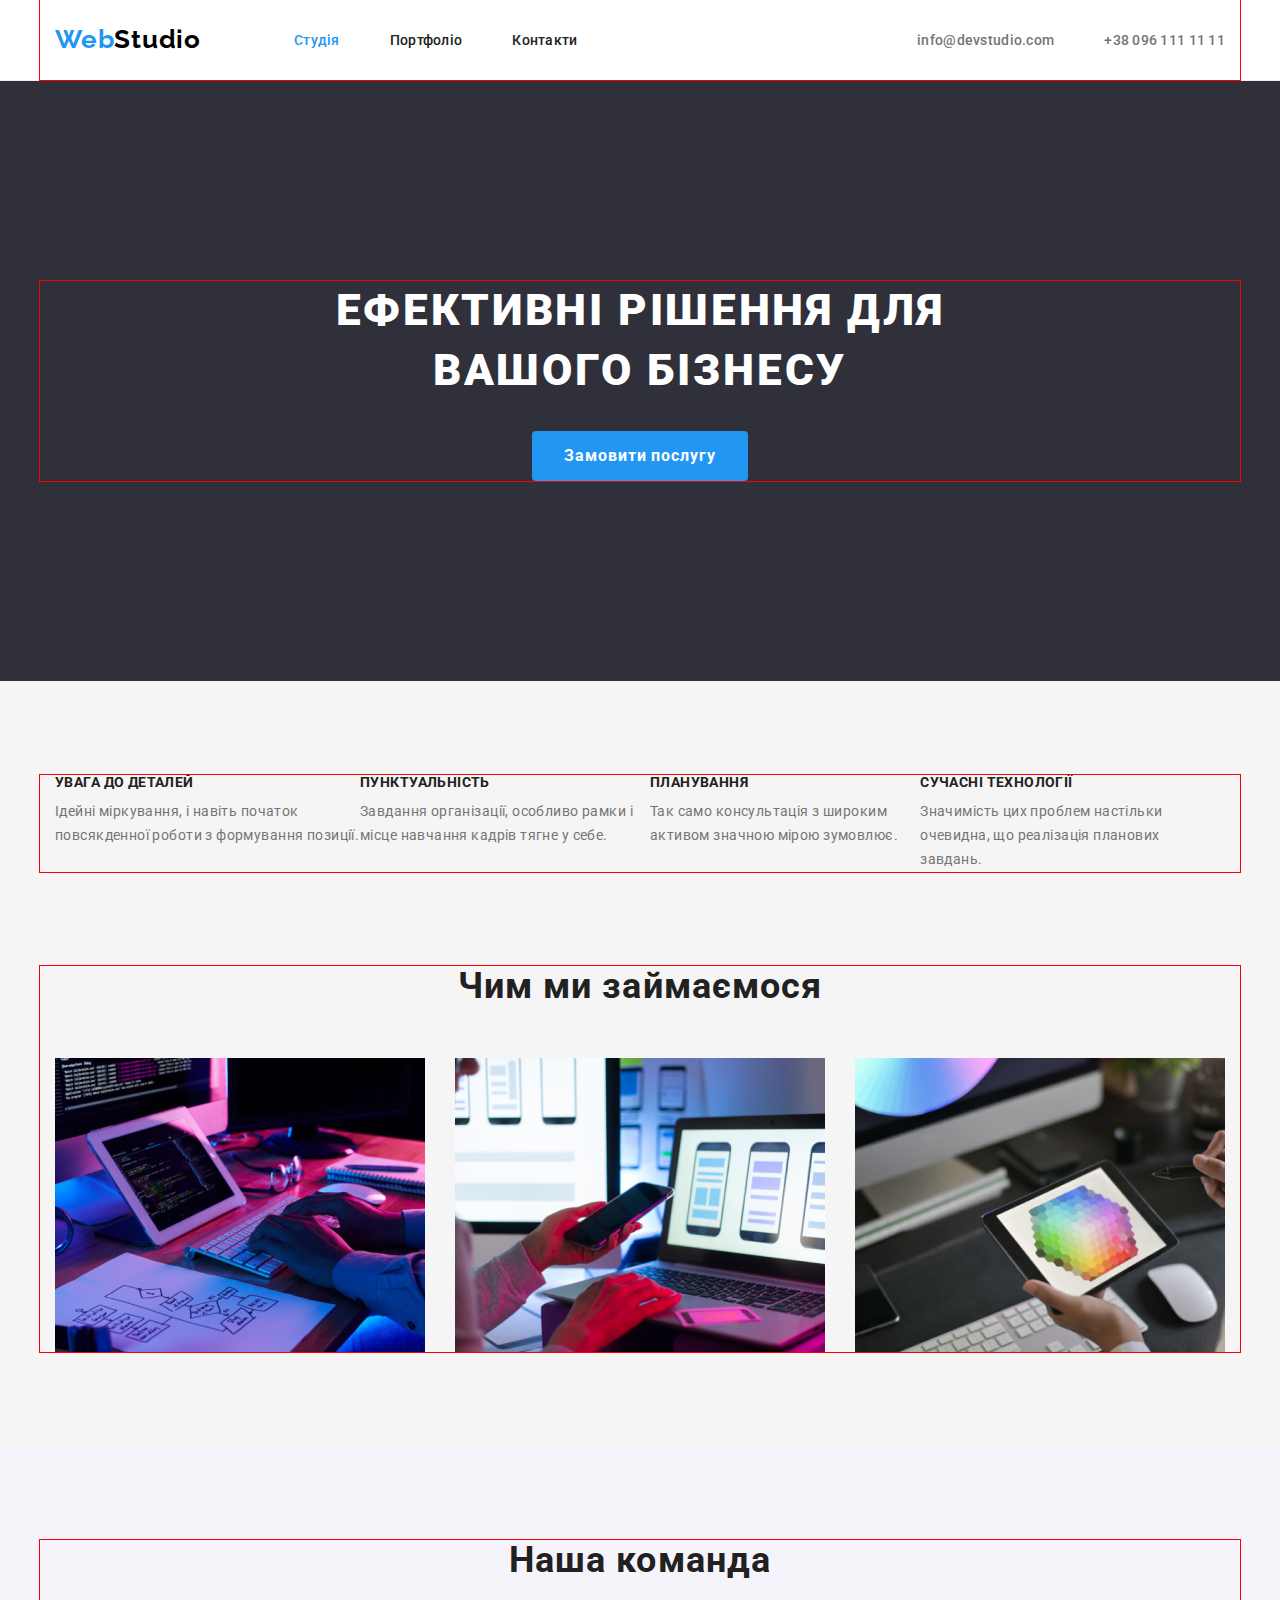
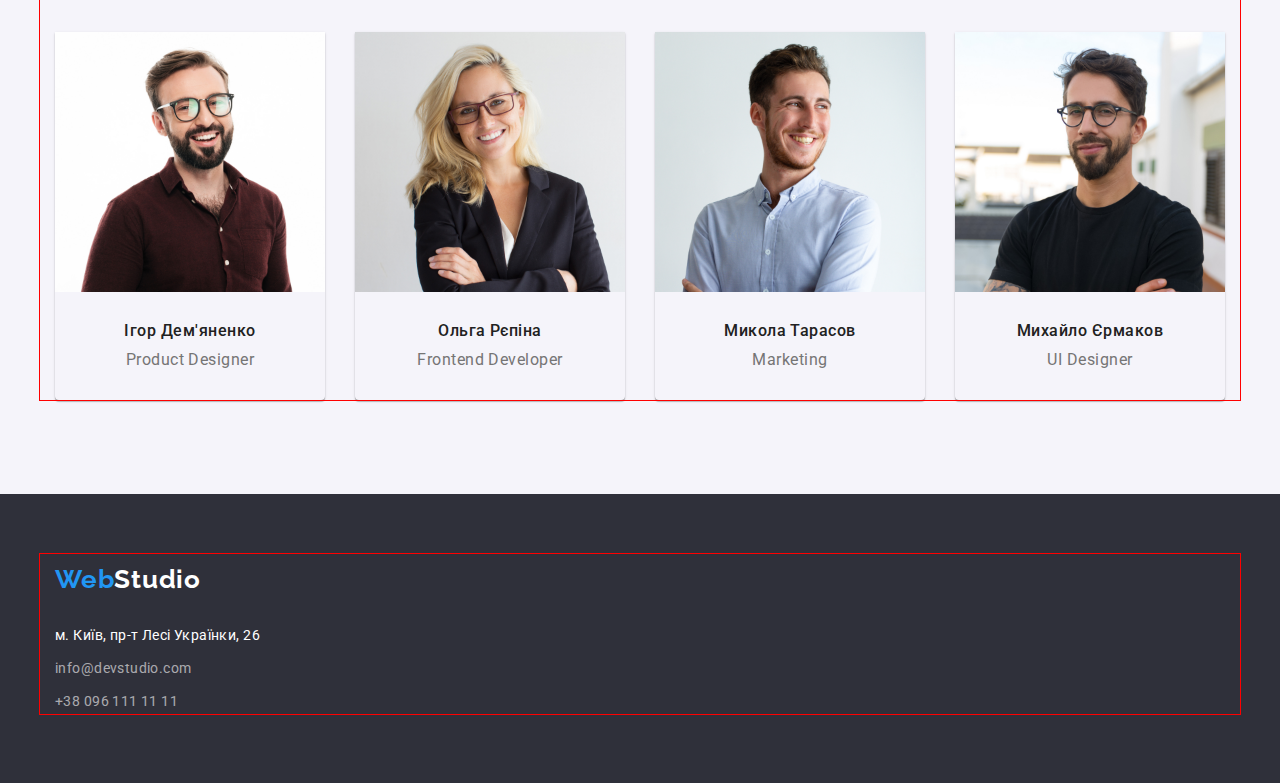
<file: index.html>
<!DOCTYPE html>
<html lang="en">
<head>
    <meta charset="UTF-8">
    <meta http-equiv="X-UA-Compatible" content="IE=edge">
    <meta name="viewport" content="width=device-width, initial-scale=1.0">
    <title>WebStudio</title>
    <link rel="preconnect" href="https://fonts.googleapis.com">
    <link rel="preconnect" href="https://fonts.gstatic.com" crossorigin>
    <link href="https://fonts.googleapis.com/css2?family=Raleway:wght@700&family=Roboto:wght@400;500;700;900&display=swap"
    rel="stylesheet">
    
    <link rel="stylesheet" href="https://cdnjs.cloudflare.com/ajax/libs/modern-normalize/1.1.0/modern-normalize.min.css"
    integrity="sha512-wpPYUAdjBVSE4KJnH1VR1HeZfpl1ub8YT/NKx4PuQ5NmX2tKuGu6U/JRp5y+Y8XG2tV+wKQpNHVUX03MfMFn9Q=="
    crossorigin="anonymous" referrerpolicy="no-referrer" />
    
    <link rel="stylesheet" href="./css/styles.css">
    
    
</head>
<body>
    <header>
        <div class="container">
            <nav class="site-nav">
                <a href="./index.html" class="logo link">Web<span class="colortext">Studio</span></a>
            
                <ul class="site-nav-list">
                    <li><a href="./index.html" class="site-nav-link link current">Студія</a></li>
                    <li><a href="./portfolio.html" class="site-nav-link link">Портфоліо</a></li>
                    <li><a href="" class="site-nav-link link">Контакти</a></li>
                </ul>
            </nav>
            
            
                <ul class="auth-nav-list">
                    <li><a href="mailto:info@devstudio.com" class="auth-nav-link link">info@devstudio.com</a></li>
                    <li><a href="tel:+380961111111" class="auth-nav-link link">+38 096 111 11 11</a></li>
                </ul>
        </div>
    </header> 

    <main>
        
        <div>
            <section class="hero">
                <div class="container">
                    <h1 class="hero-title">Ефективні рішення для вашого бізнесу</h1>
                    <button class="hero-btn" type="button">Замовити послугу</button>
                </div>
            </section>
        </div>
        
        <div>
            <section class="benefits">
                <h2 class="visually-hidden">Переваги роботи з нами</h2>
                <div class="container">
                    <ul class="benefits-list">
                        <li>
                            <h3 class="benefits-title">Увага до деталей</h3>
                            <p class="benefits-text">Ідейні міркування, і навіть початок повсякденної роботи з формування позиції.</p>
                        </li>
                        <li>
                            <h3 class="benefits-title">Пунктуальність</h3>
                            <p class="benefits-text">Завдання організації, особливо рамки і місце навчання кадрів тягне у себе.</p>
                        </li>
                        <li>
                            <h3 class="benefits-title">Планування</h3>
                            <p class="benefits-text">Так само консультація з широким активом значною мірою зумовлює.</p>
                        </li>
                        <li>
                            <h3 class="benefits-title">Сучасні технології</h3>
                            <p class="benefits-text">Значимість цих проблем настільки очевидна, що реалізація планових завдань.</p>
                        </li>
                    </ul>
                </div>
            </section>
            <section class="product">
                <div class="container">
                    <h2 class="product-title">Чим ми займаємося</h2>
                    <ul class="product-list">
                        <li class="product-item">
                            <img src="./images/box_1.jpg" alt="зображення комп'ютера" width="370" height="294" />
                        </li>
                        <li class="product-item">
                            <img src="./images/box_2.jpg" alt="зображення смартфону" width="370" height="294" />
                        </li>
                        <li class="product-item">
                            <img src="./images/box_3.jpg" alt="зображення планшету" width="370" height="294" />
                        </li>
                    </ul>
                </div>
            </section>
        </div>

        <div>
            <section class="team">
               <div class="container">
                <h2 class="team-title">Наша команда</h2>
                <ul class="team-list">
                    <li class="team-item">
                        <img class="team-img" src="./images/img.jpg" alt="фотографія члена команди 1" width="270" height="260" />
                        <div class="team-cards">
                            <h3 class="team-list-title">Ігор Дем'яненко</h3>
                            <p class="team-text">Product Designer</p>
                        </div>
                    </li>
                    <li class="team-item">
                        <img class="team-img" src="./images/img_1.jpg" alt="фотографія члена команди 2" width="270" height="260" />
                        <div class="team-cards">
                            <h3 class="team-list-title">Ольга Рєпіна</h3>
                            <p class="team-text">Frontend Developer</p>
                        </div>
                    </li>
                    <li class="team-item">
                        <img class="team-img" src="./images/img_2.jpg" alt="фотографія члена команди 3" width="270" height="260" />
                        <div class="team-cards">
                            <h3 class="team-list-title">Микола Тарасов</h3>
                            <p class="team-text">Marketing</p>
                        </div>
                    </li>
                    <li class="team-item">
                        <div class="portfolio-bottom-cards">
                            <img class="team-img" src="./images/img_3.jpg" alt="фотографія члена команди 4" width="270" height="260" />
                            <div class="team-cards">
                                <h3 class="team-list-title">Михайло Єрмаков</h3>
                                <p class="team-text">UI Designer</p>
                            </div>
                        </div>
                    </li>
                </ul>
               </div>
            </section>
        </div>
    </main>
    
    <footer class="contacts"> 
        <div class="container">
            <a href="./index.html" class="contacts-link link">Web<span class="colortext_footer">Studio</span></a>
            <address class="adress">
                <ul class="adress-list">
                    <li class="adress-item">
                        <a href="https://goo.gl/maps/J2mxzFVSy3MBpGTv5" class="adress-link link">м. Київ, пр-т Лесі Українки, 26</a>
                    </li>
                    <li class="adress-item">
                        <a href="mailto:info@devstudio.com" class="adress-item-link link">info@devstudio.com</a>
                    </li>
                    <li class="adress-item">
                        <a href="tel:+380961111111" class="adress-item-link link">+38 096 111 11 11</a>
                    </li>
                </ul>
            </address>
        </div>
    </footer>

</body>
</html>
</file>
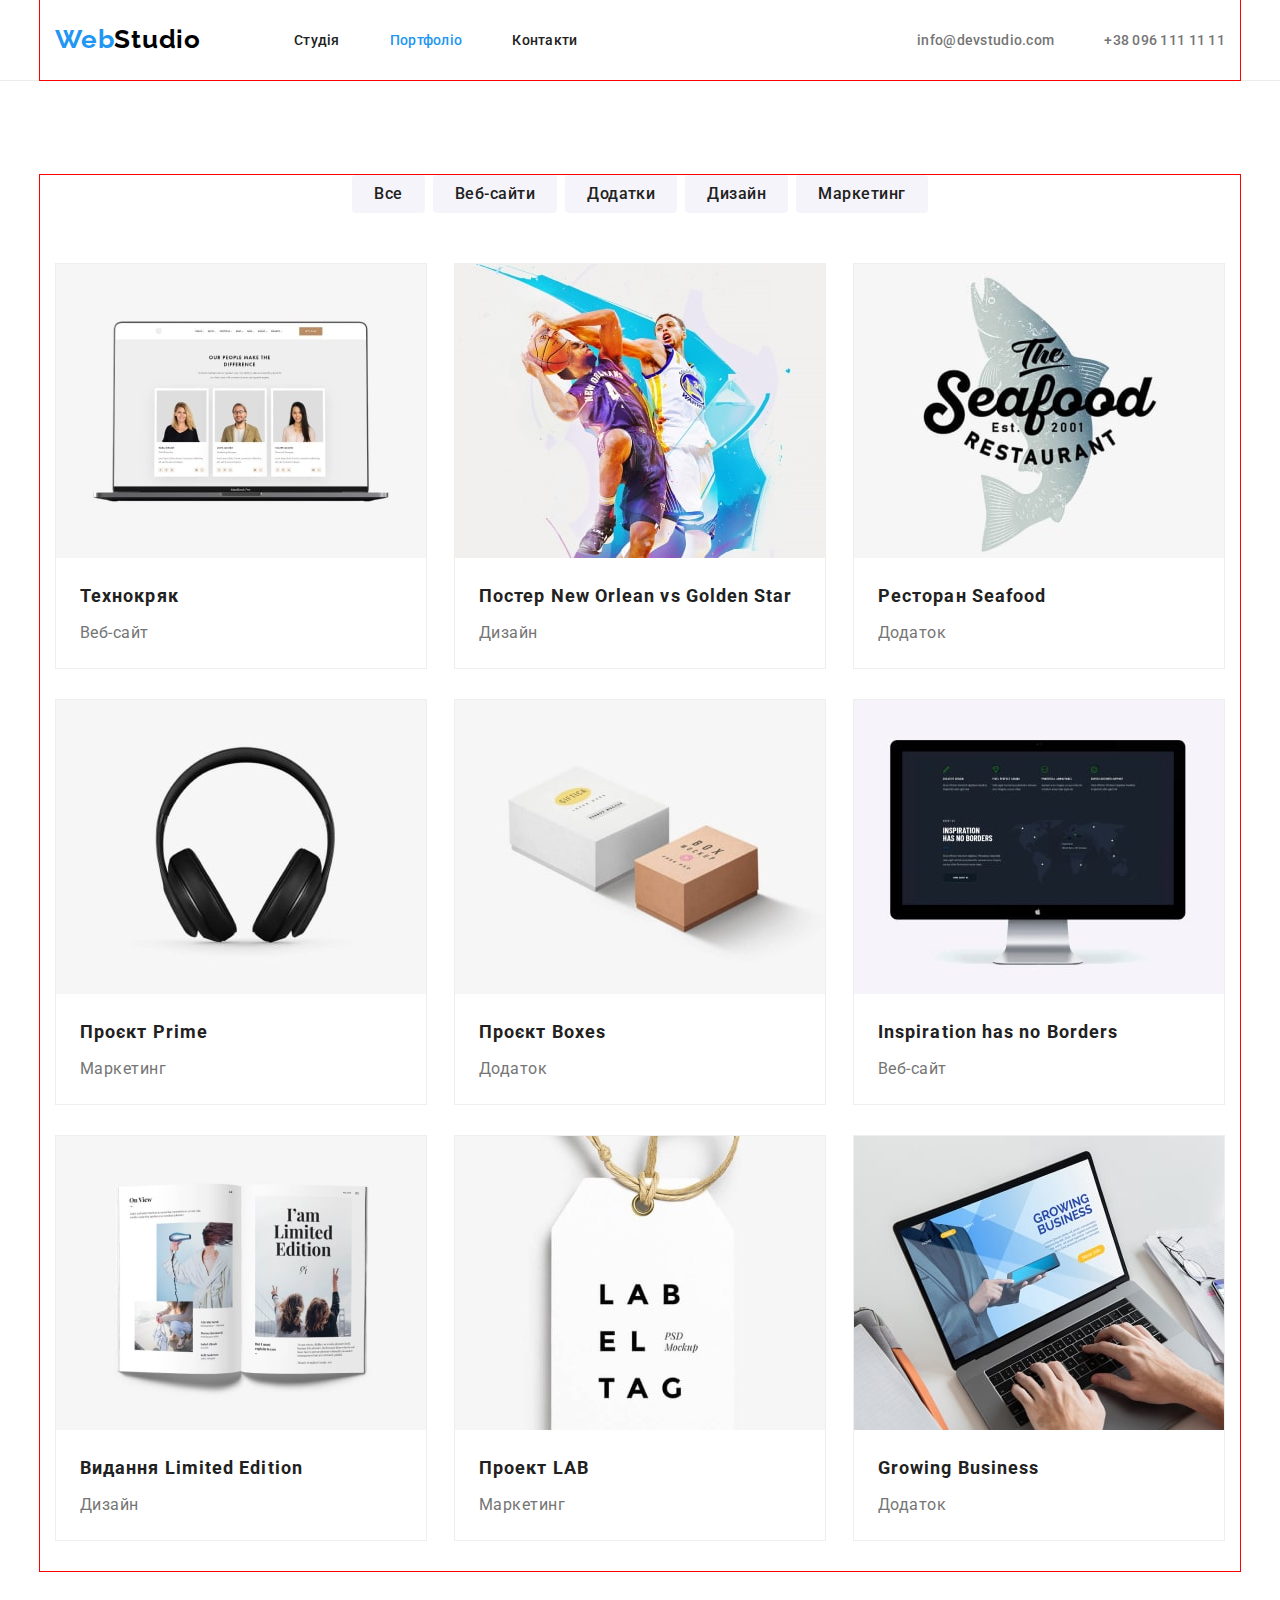
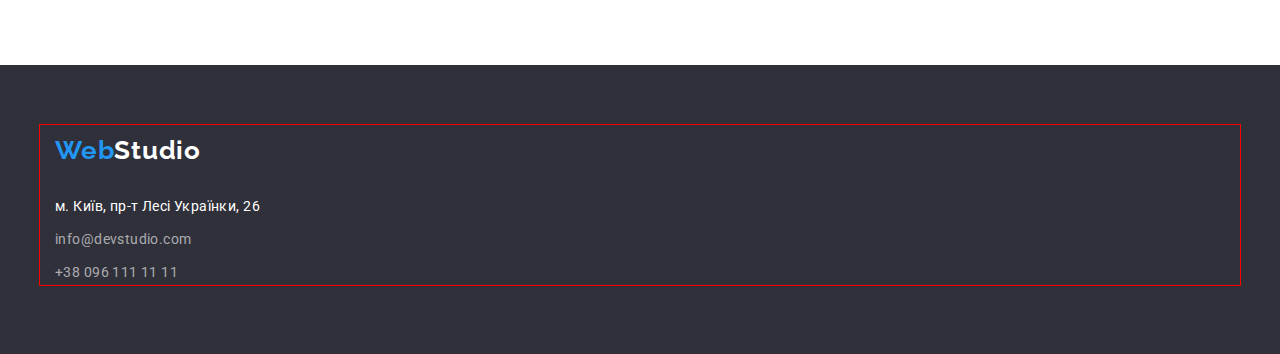
<file: portfolio.html>
<!DOCTYPE html>
<html lang="en">
<head>
    <meta charset="UTF-8">
    <meta http-equiv="X-UA-Compatible" content="IE=edge">
    <meta name="viewport" content="width=device-width, initial-scale=1.0">
    <title>WebStudio</title>
    
    <link rel="preconnect" href="https://fonts.googleapis.com">
    <link rel="preconnect" href="https://fonts.gstatic.com" crossorigin>
    <link href="https://fonts.googleapis.com/css2?family=Raleway:wght@700&family=Roboto:wght@400;500;700;900&display=swap"
    rel="stylesheet">

    <link rel="stylesheet" href="https://cdnjs.cloudflare.com/ajax/libs/modern-normalize/1.1.0/modern-normalize.min.css"
    integrity="sha512-wpPYUAdjBVSE4KJnH1VR1HeZfpl1ub8YT/NKx4PuQ5NmX2tKuGu6U/JRp5y+Y8XG2tV+wKQpNHVUX03MfMFn9Q=="
    crossorigin="anonymous" referrerpolicy="no-referrer" />
    
    <link rel="stylesheet" href="./css/styles.css">
    
</head>

<body>
    <header>
        <div class="container">
            <nav class="site-nav">
                <a href="./index.html" class="logo link">Web<span class="colortext">Studio</span></a>
    
                <ul class="site-nav-list">
                    <li><a href="./index.html" class="site-nav-link link">Студія</a></li>
                    <li><a href="./portfolio.html" class="site-nav-link link current">Портфоліо</a></li>
                    <li><a href="" class="site-nav-link link">Контакти</a></li>
                </ul>
            </nav>
    
    
            <ul class="auth-nav-list">
    
                <li><a href="mailto:info@devstudio.com" class="auth-nav-link link">info@devstudio.com</a></li>
               
                <li><a href="tel:+380961111111" class="auth-nav-link link">+38 096 111 11 11</a></li>
            </ul>
        </div>
    </header>

    <main>
        
    <section class="portfolio">
        
        <div class="container">
            <ul class="portfolio-list-btn">
                <li>
                    <button class="portfolio-btn" type="button">Все</button>
                </li>
                <li>
                    <button class="portfolio-btn" type="button">Веб-сайти</button>
                </li>
                <li>
                    <button class="portfolio-btn" type="button">Додатки</button>
                </li>
                <li>
                    <button class="portfolio-btn" type="button">Дизайн</button>
                </li>
                <li>
                    <button class="portfolio-btn" type="button">Маркетинг</button>
                </li>
            </ul>
            <ul class="portfolio-list">
                <li class="portfolio-item">
                    <img class="portfolio-img" src="./images/img2/img-min.jpg" alt="web-site" width="370" height="294">
                    <div class="portfolio-cards">
                        <p class="portfolio-item-title">Технокряк</p>
                        <p class="portfolio-item-text">Веб-сайт</p>
                    </div>
                </li>
                <li class="portfolio-item">
                    <img class="portfolio-img" src="./images/img2/img-min-1.jpg" alt="poster" width="370" height="294">
                    <div class="portfolio-cards">
                        <p class="portfolio-item-title">Постер New Orlean vs Golden Star</p>
                        <p class="portfolio-item-text">Дизайн</p>
                    </div>
                </li>
                <li class="portfolio-item">
                    <img class="portfolio-img" src="./images/img2/img-min-2.jpg" alt="restarnaut" width="370" height="294">
                    <div class="portfolio-cards">
                        <p class="portfolio-item-title">Ресторан Seafood</p>
                        <p class="portfolio-item-text">Додаток</p>
                    </div>
                </li>
                <li class="portfolio-item">
                    <img class="portfolio-img" src="./images/img2/img-min-3.jpg" alt="prime" width="370" height="294">
                    <div class="portfolio-cards">
                        <p class="portfolio-item-title">Проєкт Prime</p>
                        <p class="portfolio-item-text">Маркетинг</p>
                    </div>
                </li>
                <li class="portfolio-item">
                    <img class="portfolio-img" src="./images/img2/img-min-4.jpg" alt="boxes" width="370" height="294">
                    <div class="portfolio-cards">
                        <p class="portfolio-item-title">Проєкт Boxes</p>
                        <p class="portfolio-item-text">Додаток</p>
                    </div>
                </li>
                <li class="portfolio-item">
                    <img class="portfolio-img" src="./images/img2/img-min-5.jpg" alt="inspiration" width="370" height="294">
                    <div class="portfolio-cards">
                        <p class="portfolio-item-title">Inspiration has no Borders</p>
                        <p class="portfolio-item-text">Веб-сайт</p>
                    </div>
                </li>
                <li class="portfolio-item">
                    <img class="portfolio-img" src="./images/img2/img-min-6.jpg" alt="design" width="370" height="294">
                    <div class="portfolio-cards">
                        <p class="portfolio-item-title">Видання Limited Edition</p>
                        <p class="portfolio-item-text">Дизайн</p>
                    </div>
                </li>
                <li class="portfolio-item">
                    <img class="portfolio-img" src="./images/img2/img-min-7.jpg" alt="lab" width="370" height="294">
                    <div class="portfolio-cards">
                        <p class="portfolio-item-title">Проект LAB</p>
                        <p class="portfolio-item-text">Маркетинг</p>
                    </div>
                </li>
                <li class="portfolio-item">
                    <img class="portfolio-img" src="./images/img2/img-min-8.jpg" alt="growing" width="370" height="294">
                    <div class="portfolio-cards">
                        <p class="portfolio-item-title">Growing Business</p>
                        <p class="portfolio-item-text">Додаток</p>
                    </div>
                </li>
            </ul>
        </div>
        </section>
    </main>

    <footer class="contacts">
        <div class="container">
            <a href="./index.html" class="contacts-link link">Web<span class="colortext_footer">Studio</span></a>
            <address class="adress">
                <ul class="adress-list">
                    <li class="adress-item">
                        <a href="https://goo.gl/maps/J2mxzFVSy3MBpGTv5" class="adress-link link">м. Київ, пр-т Лесі
                            Українки, 26</a>
                    </li>
                    <li class="adress-item">
                        <a href="mailto:info@devstudio.com" class="adress-item-link link">info@devstudio.com</a>
                    </li>
                    <li class="adress-item">
                        <a href="tel:+380961111111" class="adress-item-link link">+38 096 111 11 11</a>
                    </li>
                </ul>
            </address>
        </div>
    </footer>
    
</body>
</html>
</file>
<file: css/styles.css>
/* Палітра кольорів:
чорний колір #212121
вторинний чорний колір #757575;
білий колір #FFFFFF
акцент #2196F3;
колір футера rgba(255, 255, 255, 0.6);
вторинний колір фону #F5F4FA;
колір фону #F5F5F5;
колір фону нав #FFFFFF;
колір фону футер і мейн #2F303A; */

h1,
h2,
h3,
h4,
h5,
h6,
p,
ul {
    margin: 0;
}

html {
    box-sizing: border-box;
}

*,
*::before,
*::after {
    box-sizing: inherit;
}

:root {
    --primary-text-color: #212121 ; 
    --second-text-color: #757575;
    --accent-color: #2196F3 ;
    --white-bgc: #FFFFFF;
    --hero-bgc: #2F303A;
    --white-color: #FFFFFF;
    --secondary-white-color:#F5F5F5;;
    --third-white-color: #F5F4FA;
    --footer-text-color: rgba(255, 255, 255, 0.6);
    --black-color: #000000;
}

.container {
    outline: 1px solid red;
    margin-left: auto;
    margin-right: auto;
    padding-left: 15px;
    padding-right: 15px;
    width: 1200px;
}


ul {
    list-style: none;
}

body {
    font-family: Roboto, sans-serif;
    color: var(--primary-text-color);
    margin: 0;  
}

section {
    padding-top: 94px;
    padding-bottom: 94px;
}

header {
    border-bottom: solid #ECECEC 1px;
}

img {
    display: block;
    max-width: 100%;
    height: auto;
}

.link {
    text-decoration: none;
}

.colortext {
    color: var(--black-color);
}
.colortext_footer {
    color: var(--white-color);
}


/* Navigation */

.site-nav {
    background-color: var(--white-bgc);
    display: flex;
    align-items: center;
}


.logo {
    font-family: 'Raleway';
    font-style: normal;
    font-weight: 700;
    font-size: 26px;
    line-height: 1.19;
    letter-spacing: 0.03em;
    color: var(--accent-color);
    padding-top: 24px;
    padding-bottom: 25px;
    margin-right: 43px;
}

.site-nav-list {
    margin: 0;
    display: flex;
    
    padding-left: 0;
    
}

.site-nav-link {
    font-weight: 500;
    font-size: 14px;
    line-height: 1.14;
    letter-spacing: 0.02em;
    color: var(--primary-text-color);
    margin-left: 50px;
    padding-top: 32px;
    padding-bottom: 32px;
    
}

.auth-nav-list {
    margin: 0;
    padding-left: 0;
    display: flex;
    margin-left: auto;
   
}

.auth-nav-link {
    font-weight: 500;
    font-size: 14px;
    line-height: 1.14;
    letter-spacing: 0.02em;
    color: var(--second-text-color);
    margin-left: 50px;
    padding-top: 32px;
    padding-bottom: 32px;
    
}

.site-nav-link:hover,
.site-nav-link:focus {
    color: var(--accent-color);
}

.auth-nav-link:hover,
.auth-nav-link:focus {
    color: var(--accent-color);
}

.site-nav .site-nav-link.current {
    color: var(--accent-color);
}

header .container {
    display: flex; 
    align-items: center;    
    
}



/* Hero */


.hero {
    background: var(--hero-bgc);
    text-align: center;
    padding: 200px 0;
}

.hero-title {
    font-weight: 900;
    font-size: 44px;
    line-height: 1.36;
    letter-spacing: 0.06em;
    text-transform: uppercase;
    color: var(--white-color);
    margin: 0;
    display: block;
    width: 696px;
    margin-left: auto;
    margin-right: auto;
    margin-bottom: 30px;
    
}

.hero-btn {
    font-family: 'Roboto';
    font-style: normal;
    font-weight: 700;
    font-size: 16px;
    line-height: 1.87;
    display: flex;
    text-align: center;
    letter-spacing: 0.06em;
    color: var(--white-color);
    background-color: var(--accent-color);
    cursor: pointer;
    border-radius: 4px;
    border: transparent;
    padding: 10px 32px; 
    margin-left: auto;
    margin-right: auto;
}



/* Benefists */

.benefits {
    background: var(--secondary-white-color);
}

.visually-hidden {
    position: absolute;
    white-space: nowrap;
    width: 1px;
    height: 1px;
    overflow: hidden;
    border: 0;
    padding: 0;
    clip: rect(0 0 0 0);
    clip-path: inset(50%);
    margin: -1px;
}

.benefits-list {
    display: flex;
    justify-content: space-around;
    padding-left: 0;
}

.benefits-title {
    font-weight: 700;
    font-size: 14px;
    line-height: 1.14;
    letter-spacing: 0.03em;
    text-transform: uppercase;
    color: var(--primary-text-color);
    margin-bottom: 10px;
}

.benefits-text {
    font-size: 14px;
    line-height: 1.71;    
    letter-spacing: 0.03em;
    color: var(--second-text-color);
}

/* Product */

.product {
    background-color: var(--secondary-white-color);
    display: flex;
    padding-top: 0;
}

.product-title {
    font-weight: 700;
    font-size: 36px;
    line-height: 1.16;
    text-align: center;
    letter-spacing: 0.03em;
    color: var(--primary-text-color);
    margin-bottom: 50px;
}

.product-list {
    display: flex;
    justify-content: space-between;
    padding-left: 0;
}

.product-item {
    display: flex;
}

.section-title {
    color: var(--primary-text-color)
}

/* Team */

.team {
    background-color: var(--third-white-color);
    
}

.team-title {
    font-weight: 700;
    font-size: 36px;
    line-height: 1.16;
    text-align: center;
    letter-spacing: 0.03em;
    color: var(--primary-text-color);
    margin-bottom: 50px;
}

.team-list {
    display: flex;
    justify-content: space-between;
    padding-left: 0;
}

.team-item {
    box-shadow: 0px 1px 3px rgba(0, 0, 0, 0.12), 0px 1px 1px rgba(0, 0, 0, 0.14), 0px 2px 1px rgba(0, 0, 0, 0.2);
    border-radius: 0px 0px 4px 4px;
}

.team-img {
}

.team-list-title {
    font-weight: 500;
    font-size: 16px;
    line-height: 1.18;
    text-align: center;
    letter-spacing: 0.03em;
    color: var(--primary-text-color);
    margin-bottom: 10px;
}

.team-text {
    font-size: 16px;
    line-height: 1.18;
    text-align: center;
    letter-spacing: 0.03em;
    color: var(--second-text-color);
}

.team-cards {
    padding: 30px 0;
}

/* Footer */

.contacts {
    background-color: var(--hero-bgc); 
    padding: 60px 0;
}

.contacts-link {
    font-family: 'Raleway';
    font-style: normal;
    font-weight: 700;
    font-size: 26px;
    line-height: 1.93;
    letter-spacing: 0.03em;
    color: var(--accent-color);
    margin-bottom: 20px;
    display: inline-block;
}

.contacts-link {
}

.adress {
    font-style: normal;
}


.adress-item {
    margin-bottom: 9px;
}

.adress-link {
    font-weight: 400;
    font-size: 14px;
    line-height: 1.71;
    letter-spacing: 0.03em;
    color: var(--white-color);
    margin-bottom: 9px;
    margin-top: 60px;
}

.adress-item-link {
    font-weight: 400;
    font-size: 14px;
    line-height: 1.71;
    letter-spacing: 0.03em;
    color: var(--footer-text-color);
}

.adress-item-link:hover,
.adress-item-link:focus {
    color: var(--accent-color);
}

/* Portfolio */

.portfolio {
}

.portfolio-list-btn {
    display: flex;
    justify-content: center;
    gap: 8px;
    padding-left: 0;
    margin-bottom: 50px;
}

.portfolio-btn {
    cursor: pointer;
    background-color: var(--third-white-color);
    font-family: 'Roboto';
    font-style: normal;
    font-weight: 500;
    font-size: 16px;
    line-height: 1.62;
    text-align: center;
    letter-spacing: 0.03em;
    color: var(--primary-text-color);
    padding: 6px 22px;
    border-radius: 4px;
    border: transparent;
}


.portfolio-btn:focus,
.portfolio-btn:hover {
    color: var(--white-color);
    background-color: var(--accent-color);
}

.portfolio-list {
    display: flex;
    justify-content: space-between;
    flex-wrap: wrap;
    padding-left: 0;
}

.portfolio-item {
    background: #FFFFFF;
    border: 1px solid #EEEEEE;
    margin-bottom: 30px;
}

.portfolio-item-title {
    font-weight: 700;
    font-size: 18px;
    line-height: 2;
    letter-spacing: 0.06em;
    color: var(--primary-text-color);
    margin-bottom: 4px;

}

.portfolio-item-text {
    font-size: 16px;
    line-height: 1.87;
    letter-spacing: 0.03em;
    color: var(--second-text-color);
}

.portfolio-img {
}

.adress-list {
    padding-left: 0;
}

.portfolio-cards {
    padding: 20px 24px;
}
</file>
